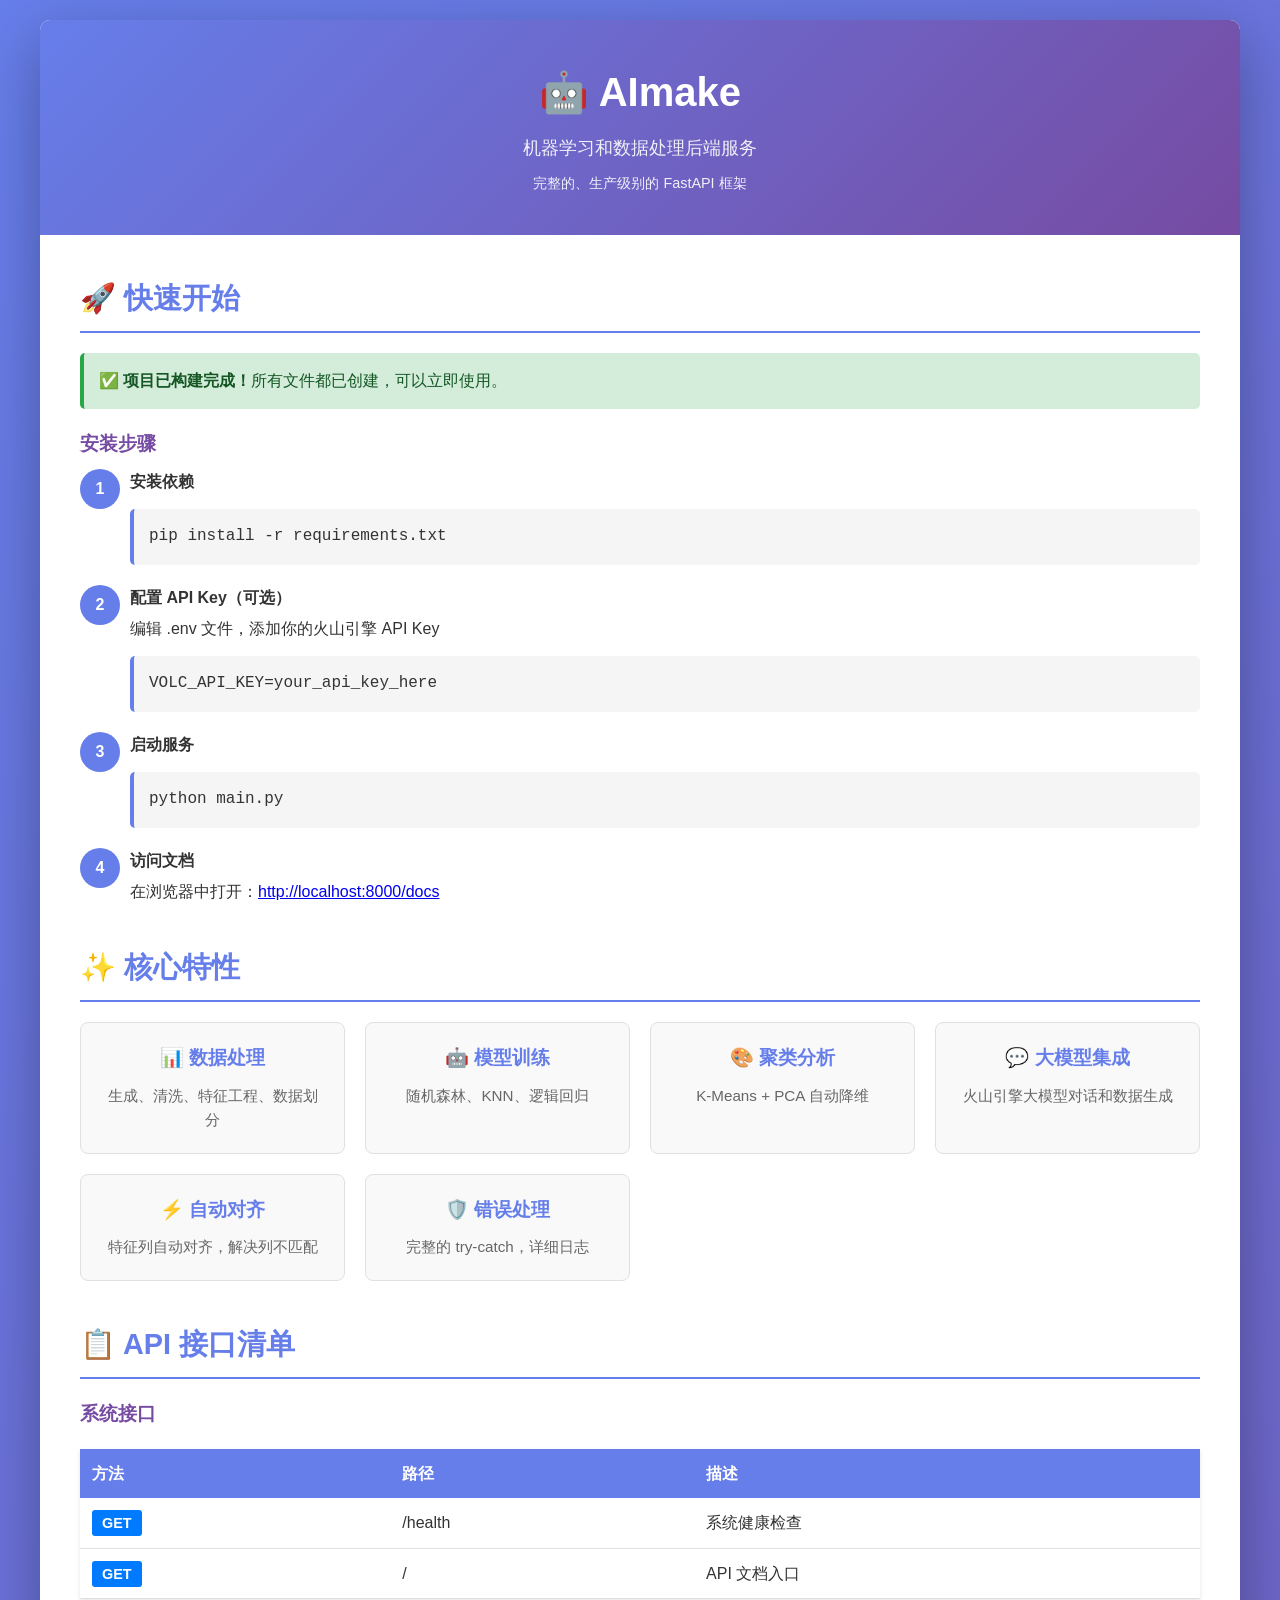
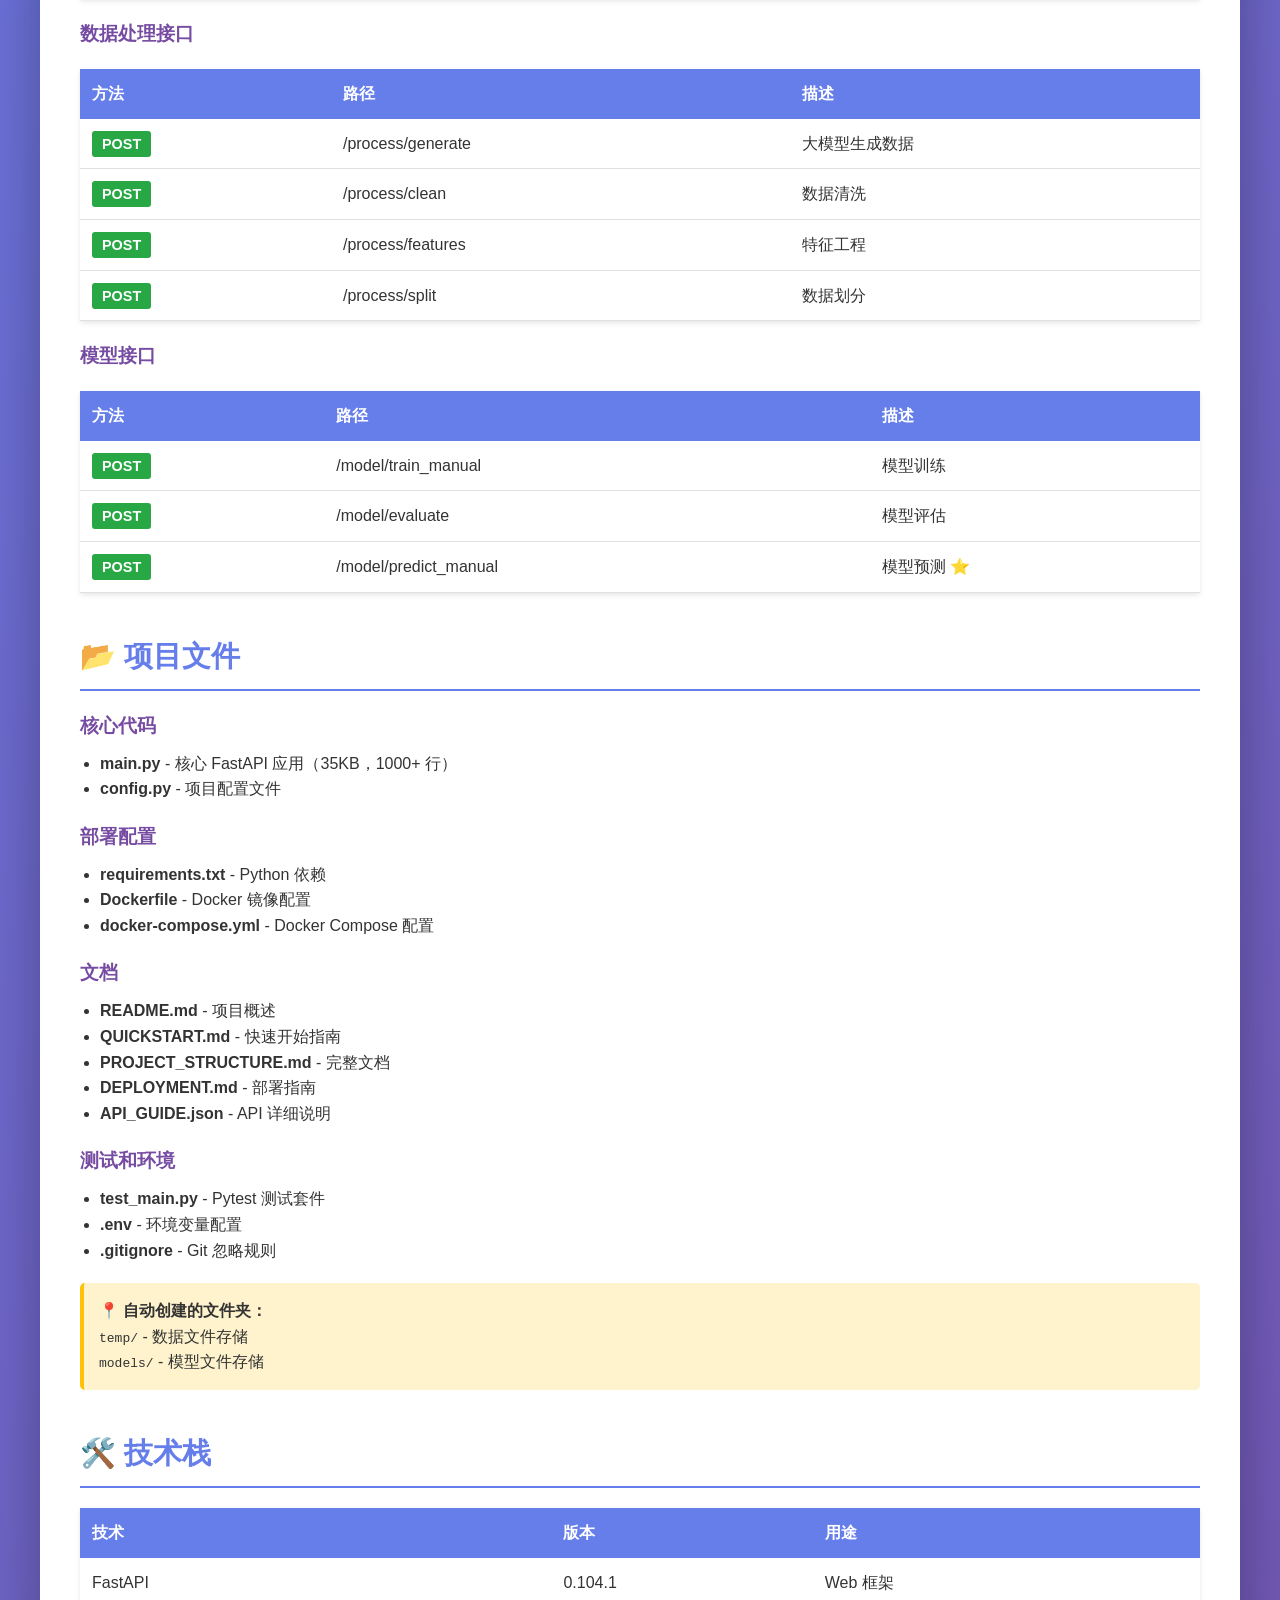
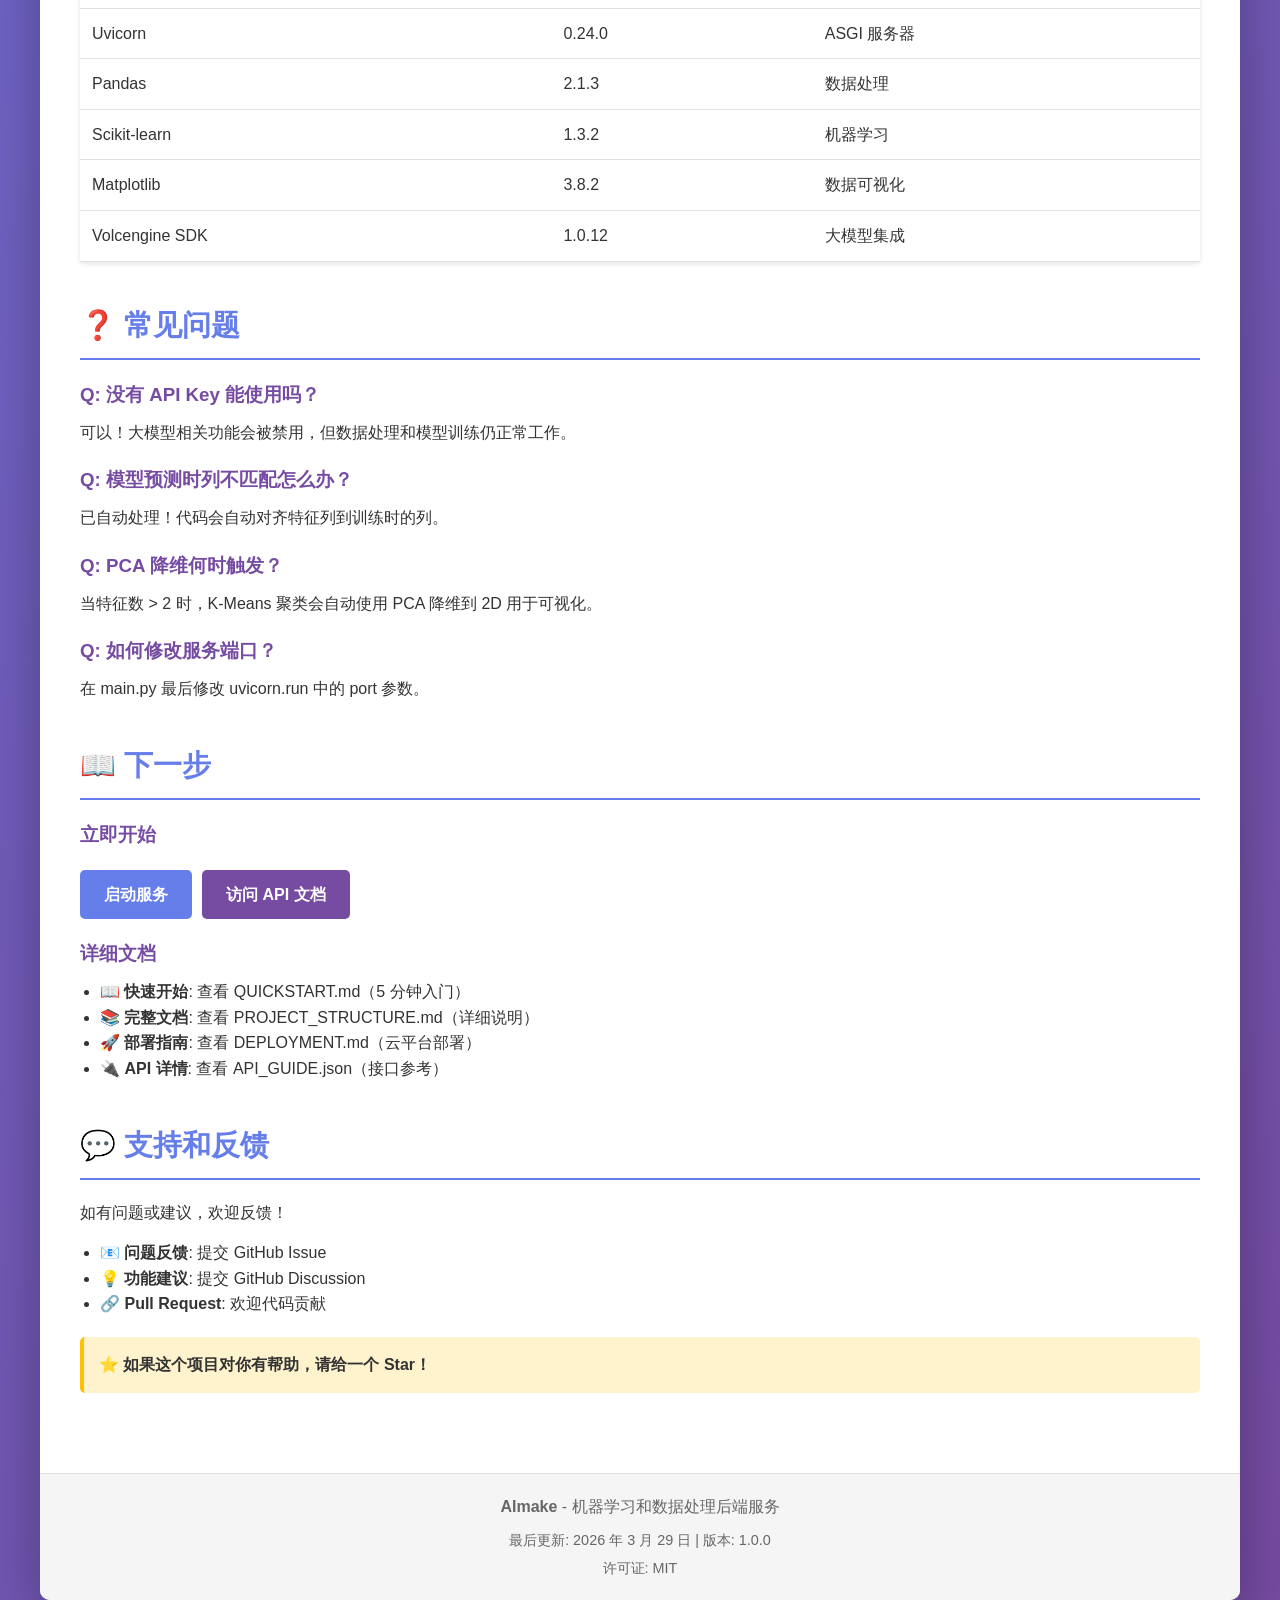
<file: docs/index.html>
<!-- HTML 格式的使用说明，可以用浏览器打开 -->
<!DOCTYPE html>
<html lang="zh-CN">
<head>
    <meta charset="UTF-8">
    <meta name="viewport" content="width=device-width, initial-scale=1.0">
    <title>AImake - 机器学习后端服务</title>
    <style>
        * {
            margin: 0;
            padding: 0;
            box-sizing: border-box;
        }

        body {
            font-family: -apple-system, BlinkMacSystemFont, 'Segoe UI', Roboto, 'Helvetica Neue', Arial, sans-serif;
            line-height: 1.6;
            color: #333;
            background: linear-gradient(135deg, #667eea 0%, #764ba2 100%);
            min-height: 100vh;
            padding: 20px;
        }

        .container {
            max-width: 1200px;
            margin: 0 auto;
            background: white;
            border-radius: 10px;
            box-shadow: 0 20px 60px rgba(0, 0, 0, 0.3);
            overflow: hidden;
        }

        header {
            background: linear-gradient(135deg, #667eea 0%, #764ba2 100%);
            color: white;
            padding: 40px 20px;
            text-align: center;
        }

        header h1 {
            font-size: 2.5em;
            margin-bottom: 10px;
        }

        header p {
            font-size: 1.1em;
            opacity: 0.9;
        }

        .content {
            padding: 40px;
        }

        .section {
            margin-bottom: 40px;
        }

        .section h2 {
            color: #667eea;
            border-bottom: 2px solid #667eea;
            padding-bottom: 10px;
            margin-bottom: 20px;
            font-size: 1.8em;
        }

        .section h3 {
            color: #764ba2;
            margin-top: 20px;
            margin-bottom: 10px;
        }

        .code-block {
            background: #f5f5f5;
            border-left: 4px solid #667eea;
            padding: 15px;
            margin: 15px 0;
            border-radius: 5px;
            font-family: 'Courier New', monospace;
            overflow-x: auto;
        }

        .feature-grid {
            display: grid;
            grid-template-columns: repeat(auto-fit, minmax(250px, 1fr));
            gap: 20px;
            margin: 20px 0;
        }

        .feature-card {
            background: #f9f9f9;
            border: 1px solid #e0e0e0;
            border-radius: 8px;
            padding: 20px;
            text-align: center;
        }

        .feature-card h4 {
            color: #667eea;
            margin-bottom: 10px;
            font-size: 1.2em;
        }

        .feature-card p {
            color: #666;
            font-size: 0.95em;
        }

        .steps {
            counter-reset: step;
            list-style: none;
        }

        .steps li {
            counter-increment: step;
            margin-bottom: 20px;
            padding-left: 50px;
            position: relative;
        }

        .steps li:before {
            content: counter(step);
            position: absolute;
            left: 0;
            top: 0;
            background: #667eea;
            color: white;
            width: 40px;
            height: 40px;
            border-radius: 50%;
            display: flex;
            align-items: center;
            justify-content: center;
            font-weight: bold;
        }

        .steps li strong {
            display: block;
            margin-bottom: 5px;
            color: #333;
        }

        .highlight {
            background: #fff3cd;
            padding: 15px;
            border-radius: 5px;
            margin: 20px 0;
            border-left: 4px solid #ffc107;
        }

        .success {
            background: #d4edda;
            padding: 15px;
            border-radius: 5px;
            margin: 20px 0;
            border-left: 4px solid #28a745;
            color: #155724;
        }

        .button-group {
            display: flex;
            gap: 10px;
            margin: 20px 0;
            flex-wrap: wrap;
        }

        .btn {
            padding: 12px 24px;
            border-radius: 5px;
            text-decoration: none;
            font-weight: bold;
            display: inline-block;
            transition: all 0.3s;
            border: none;
            cursor: pointer;
            font-size: 1em;
        }

        .btn-primary {
            background: #667eea;
            color: white;
        }

        .btn-primary:hover {
            background: #5568d3;
            transform: translateY(-2px);
            box-shadow: 0 5px 15px rgba(102, 126, 234, 0.4);
        }

        .btn-secondary {
            background: #764ba2;
            color: white;
        }

        .btn-secondary:hover {
            background: #6a3f8e;
            transform: translateY(-2px);
            box-shadow: 0 5px 15px rgba(118, 75, 162, 0.4);
        }

        .api-table {
            width: 100%;
            border-collapse: collapse;
            margin: 20px 0;
            box-shadow: 0 2px 5px rgba(0, 0, 0, 0.1);
        }

        .api-table th {
            background: #667eea;
            color: white;
            padding: 12px;
            text-align: left;
        }

        .api-table td {
            padding: 12px;
            border-bottom: 1px solid #e0e0e0;
        }

        .api-table tr:hover {
            background: #f9f9f9;
        }

        .api-table .method {
            font-weight: bold;
            padding: 5px 10px;
            border-radius: 3px;
            font-size: 0.9em;
        }

        .post {
            background: #28a745;
            color: white;
        }

        .get {
            background: #007bff;
            color: white;
        }

        footer {
            background: #f5f5f5;
            padding: 20px;
            text-align: center;
            color: #666;
            border-top: 1px solid #e0e0e0;
        }

        @media (max-width: 768px) {
            header h1 {
                font-size: 1.8em;
            }

            .content {
                padding: 20px;
            }

            .button-group {
                flex-direction: column;
            }

            .btn {
                width: 100%;
                text-align: center;
            }

            .feature-grid {
                grid-template-columns: 1fr;
            }
        }
    </style>
</head>
<body>
    <div class="container">
        <!-- Header -->
        <header>
            <h1>🤖 AImake</h1>
            <p>机器学习和数据处理后端服务</p>
            <p style="font-size: 0.9em; margin-top: 10px;">完整的、生产级别的 FastAPI 框架</p>
        </header>

        <!-- Content -->
        <div class="content">
            <!-- 快速开始 -->
            <section class="section">
                <h2>🚀 快速开始</h2>

                <div class="success">
                    <strong>✅ 项目已构建完成！</strong>所有文件都已创建，可以立即使用。
                </div>

                <h3>安装步骤</h3>
                <ol class="steps">
                    <li>
                        <strong>安装依赖</strong>
                        <div class="code-block">pip install -r requirements.txt</div>
                    </li>
                    <li>
                        <strong>配置 API Key（可选）</strong>
                        <p>编辑 .env 文件，添加你的火山引擎 API Key</p>
                        <div class="code-block">VOLC_API_KEY=your_api_key_here</div>
                    </li>
                    <li>
                        <strong>启动服务</strong>
                        <div class="code-block">python main.py</div>
                    </li>
                    <li>
                        <strong>访问文档</strong>
                        <p>在浏览器中打开：<a href="http://localhost:8000/docs" target="_blank">http://localhost:8000/docs</a></p>
                    </li>
                </ol>
            </section>

            <!-- 核心特性 -->
            <section class="section">
                <h2>✨ 核心特性</h2>

                <div class="feature-grid">
                    <div class="feature-card">
                        <h4>📊 数据处理</h4>
                        <p>生成、清洗、特征工程、数据划分</p>
                    </div>
                    <div class="feature-card">
                        <h4>🤖 模型训练</h4>
                        <p>随机森林、KNN、逻辑回归</p>
                    </div>
                    <div class="feature-card">
                        <h4>🎨 聚类分析</h4>
                        <p>K-Means + PCA 自动降维</p>
                    </div>
                    <div class="feature-card">
                        <h4>💬 大模型集成</h4>
                        <p>火山引擎大模型对话和数据生成</p>
                    </div>
                    <div class="feature-card">
                        <h4>⚡ 自动对齐</h4>
                        <p>特征列自动对齐，解决列不匹配</p>
                    </div>
                    <div class="feature-card">
                        <h4>🛡️ 错误处理</h4>
                        <p>完整的 try-catch，详细日志</p>
                    </div>
                </div>
            </section>

            <!-- API 接口 -->
            <section class="section">
                <h2>📋 API 接口清单</h2>

                <h3>系统接口</h3>
                <table class="api-table">
                    <tr>
                        <th>方法</th>
                        <th>路径</th>
                        <th>描述</th>
                    </tr>
                    <tr>
                        <td><span class="method get">GET</span></td>
                        <td>/health</td>
                        <td>系统健康检查</td>
                    </tr>
                    <tr>
                        <td><span class="method get">GET</span></td>
                        <td>/</td>
                        <td>API 文档入口</td>
                    </tr>
                </table>

                <h3>数据处理接口</h3>
                <table class="api-table">
                    <tr>
                        <th>方法</th>
                        <th>路径</th>
                        <th>描述</th>
                    </tr>
                    <tr>
                        <td><span class="method post">POST</span></td>
                        <td>/process/generate</td>
                        <td>大模型生成数据</td>
                    </tr>
                    <tr>
                        <td><span class="method post">POST</span></td>
                        <td>/process/clean</td>
                        <td>数据清洗</td>
                    </tr>
                    <tr>
                        <td><span class="method post">POST</span></td>
                        <td>/process/features</td>
                        <td>特征工程</td>
                    </tr>
                    <tr>
                        <td><span class="method post">POST</span></td>
                        <td>/process/split</td>
                        <td>数据划分</td>
                    </tr>
                </table>

                <h3>模型接口</h3>
                <table class="api-table">
                    <tr>
                        <th>方法</th>
                        <th>路径</th>
                        <th>描述</th>
                    </tr>
                    <tr>
                        <td><span class="method post">POST</span></td>
                        <td>/model/train_manual</td>
                        <td>模型训练</td>
                    </tr>
                    <tr>
                        <td><span class="method post">POST</span></td>
                        <td>/model/evaluate</td>
                        <td>模型评估</td>
                    </tr>
                    <tr>
                        <td><span class="method post">POST</span></td>
                        <td>/model/predict_manual</td>
                        <td>模型预测 ⭐</td>
                    </tr>
                </table>
            </section>

            <!-- 项目文件 -->
            <section class="section">
                <h2>📂 项目文件</h2>

                <h3>核心代码</h3>
                <ul style="margin-left: 20px;">
                    <li><strong>main.py</strong> - 核心 FastAPI 应用（35KB，1000+ 行）</li>
                    <li><strong>config.py</strong> - 项目配置文件</li>
                </ul>

                <h3>部署配置</h3>
                <ul style="margin-left: 20px;">
                    <li><strong>requirements.txt</strong> - Python 依赖</li>
                    <li><strong>Dockerfile</strong> - Docker 镜像配置</li>
                    <li><strong>docker-compose.yml</strong> - Docker Compose 配置</li>
                </ul>

                <h3>文档</h3>
                <ul style="margin-left: 20px;">
                    <li><strong>README.md</strong> - 项目概述</li>
                    <li><strong>QUICKSTART.md</strong> - 快速开始指南</li>
                    <li><strong>PROJECT_STRUCTURE.md</strong> - 完整文档</li>
                    <li><strong>DEPLOYMENT.md</strong> - 部署指南</li>
                    <li><strong>API_GUIDE.json</strong> - API 详细说明</li>
                </ul>

                <h3>测试和环境</h3>
                <ul style="margin-left: 20px;">
                    <li><strong>test_main.py</strong> - Pytest 测试套件</li>
                    <li><strong>.env</strong> - 环境变量配置</li>
                    <li><strong>.gitignore</strong> - Git 忽略规则</li>
                </ul>

                <div class="highlight">
                    <strong>📍 自动创建的文件夹：</strong>
                    <p><code>temp/</code> - 数据文件存储</p>
                    <p><code>models/</code> - 模型文件存储</p>
                </div>
            </section>

            <!-- 技术栈 -->
            <section class="section">
                <h2>🛠️ 技术栈</h2>

                <table class="api-table">
                    <tr>
                        <th>技术</th>
                        <th>版本</th>
                        <th>用途</th>
                    </tr>
                    <tr>
                        <td>FastAPI</td>
                        <td>0.104.1</td>
                        <td>Web 框架</td>
                    </tr>
                    <tr>
                        <td>Uvicorn</td>
                        <td>0.24.0</td>
                        <td>ASGI 服务器</td>
                    </tr>
                    <tr>
                        <td>Pandas</td>
                        <td>2.1.3</td>
                        <td>数据处理</td>
                    </tr>
                    <tr>
                        <td>Scikit-learn</td>
                        <td>1.3.2</td>
                        <td>机器学习</td>
                    </tr>
                    <tr>
                        <td>Matplotlib</td>
                        <td>3.8.2</td>
                        <td>数据可视化</td>
                    </tr>
                    <tr>
                        <td>Volcengine SDK</td>
                        <td>1.0.12</td>
                        <td>大模型集成</td>
                    </tr>
                </table>
            </section>

            <!-- 常见问题 -->
            <section class="section">
                <h2>❓ 常见问题</h2>

                <h3>Q: 没有 API Key 能使用吗？</h3>
                <p>可以！大模型相关功能会被禁用，但数据处理和模型训练仍正常工作。</p>

                <h3>Q: 模型预测时列不匹配怎么办？</h3>
                <p>已自动处理！代码会自动对齐特征列到训练时的列。</p>

                <h3>Q: PCA 降维何时触发？</h3>
                <p>当特征数 > 2 时，K-Means 聚类会自动使用 PCA 降维到 2D 用于可视化。</p>

                <h3>Q: 如何修改服务端口？</h3>
                <p>在 main.py 最后修改 uvicorn.run 中的 port 参数。</p>
            </section>

            <!-- 下一步 -->
            <section class="section">
                <h2>📖 下一步</h2>

                <h3>立即开始</h3>
                <div class="button-group">
                    <a href="#" class="btn btn-primary" onclick="alert('请在终端运行: python main.py'); return false;">启动服务</a>
                    <a href="http://localhost:8000/docs" target="_blank" class="btn btn-secondary">访问 API 文档</a>
                </div>

                <h3>详细文档</h3>
                <ul style="margin-left: 20px;">
                    <li>📖 <strong>快速开始</strong>: 查看 QUICKSTART.md（5 分钟入门）</li>
                    <li>📚 <strong>完整文档</strong>: 查看 PROJECT_STRUCTURE.md（详细说明）</li>
                    <li>🚀 <strong>部署指南</strong>: 查看 DEPLOYMENT.md（云平台部署）</li>
                    <li>🔌 <strong>API 详情</strong>: 查看 API_GUIDE.json（接口参考）</li>
                </ul>
            </section>

            <!-- 支持和反馈 -->
            <section class="section">
                <h2>💬 支持和反馈</h2>

                <p>如有问题或建议，欢迎反馈！</p>

                <ul style="margin-left: 20px; margin-top: 15px;">
                    <li>📧 <strong>问题反馈</strong>: 提交 GitHub Issue</li>
                    <li>💡 <strong>功能建议</strong>: 提交 GitHub Discussion</li>
                    <li>🔗 <strong>Pull Request</strong>: 欢迎代码贡献</li>
                </ul>

                <div class="highlight" style="margin-top: 20px;">
                    <strong>⭐ 如果这个项目对你有帮助，请给一个 Star！</strong>
                </div>
            </section>
        </div>

        <!-- Footer -->
        <footer>
            <p><strong>AImake</strong> - 机器学习和数据处理后端服务</p>
            <p style="font-size: 0.9em; margin-top: 10px;">最后更新: 2026 年 3 月 29 日 | 版本: 1.0.0</p>
            <p style="font-size: 0.9em; margin-top: 5px;">许可证: MIT</p>
        </footer>
    </div>
</body>
</html>
</file>
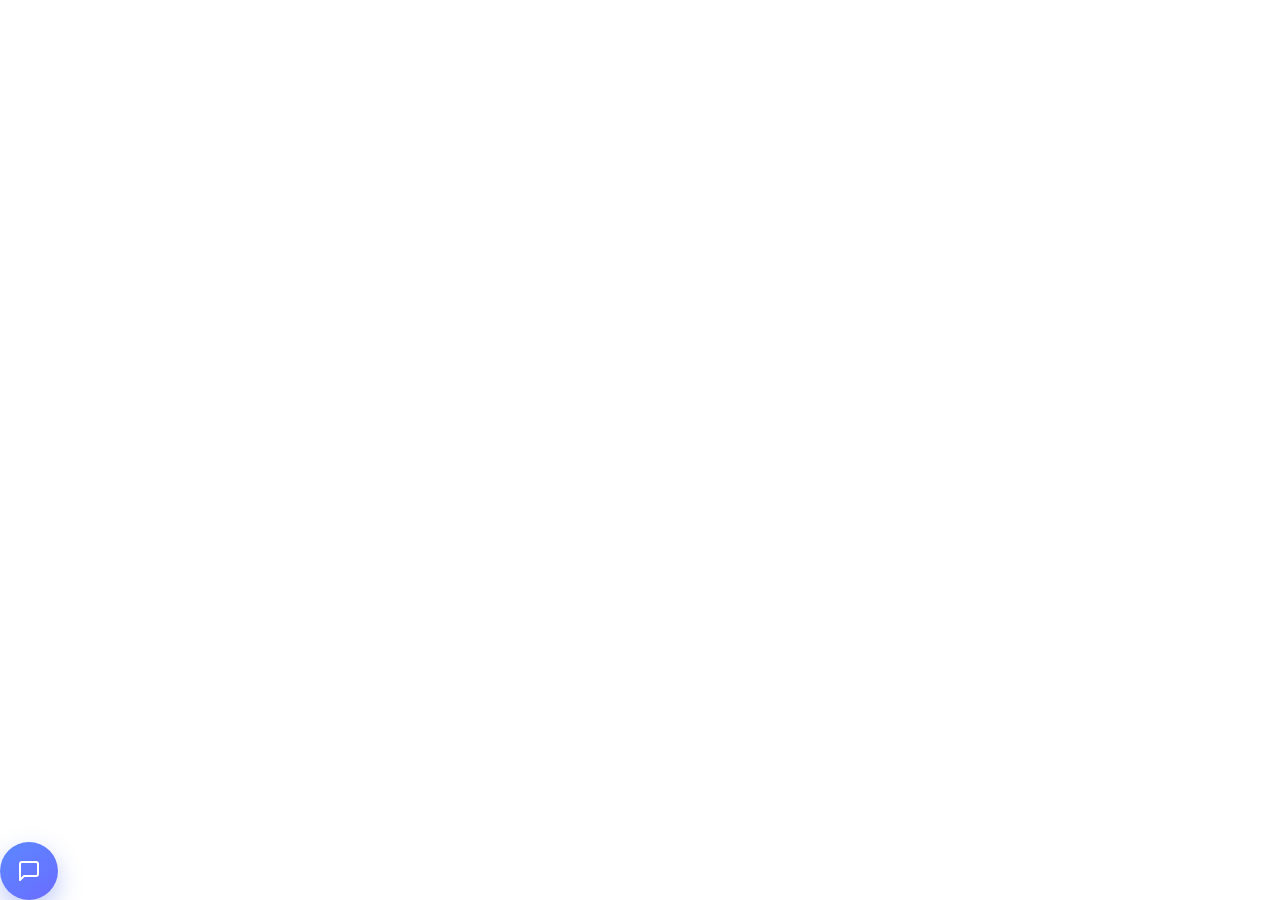
<file: src/main/resources/static/ai-chat-widget.html>
<!doctype html>
<html lang="zh-CN">
<head>
    <meta charset="UTF-8">
    <meta name="viewport" content="width=device-width, initial-scale=1.0">
    <title>AI Chat Widget</title>
    <link href="assets/css/chat-widget.css?v=1.9" rel="stylesheet">
</head>
<body>

<div class="widget-root">
    <!-- 悬浮球 -->
    <div id="fab" class="fab-ball">
        <svg xmlns="http://www.w3.org/2000/svg" width="24" height="24" viewBox="0 0 24 24" fill="none" stroke="currentColor" stroke-width="2" stroke-linecap="round" stroke-linejoin="round"><path d="M21 15a2 2 0 0 1-2 2H7l-4 4V5a2 2 0 0 1 2-2h14a2 2 0 0 1 2 2z"></path></svg>
    </div>

    <!-- 聊天面板 (默认隐藏) -->
    <div id="panel" class="chat-panel" style="display: none;">
        <div class="chat-header">
            <div class="chat-title">智造小精灵</div>
            <div>
                <button class="chat-header-btn" id="btnNewChat" type="button" title="新对话">
                    <svg xmlns="http://www.w3.org/2000/svg" width="16" height="16" viewBox="0 0 24 24" fill="none" stroke="currentColor" stroke-width="2" stroke-linecap="round" stroke-linejoin="round"><path d="M12 5v14M5 12h14"/></svg>
                </button>
                <button class="chat-header-btn" id="btnMinimize" type="button" title="最小化">
                    <svg xmlns="http://www.w3.org/2000/svg" width="16" height="16" viewBox="0 0 24 24" fill="none" stroke="currentColor" stroke-width="2.5" stroke-linecap="round" stroke-linejoin="round">
                        <line x1="18" y1="6" x2="6" y2="18"></line>
                        <line x1="6" y1="6" x2="18" y2="18"></line>
                    </svg>
                </button>
            </div>
        </div>
        <!-- 聊天内容区域 -->
        <div class="chat-box" id="chatBox"></div>
        <div class="chat-input-row">
            <input id="chatInput" class="chat-input" type="text" placeholder="输入问题...">
            <button id="btnSendChat" class="chat-send" type="button" title="发送">
                <svg xmlns="http://www.w3.org/2000/svg" width="16" height="16" viewBox="0 0 24 24" fill="none" stroke="currentColor" stroke-width="2" stroke-linecap="round" stroke-linejoin="round"><line x1="22" y1="2" x2="11" y2="13"></line><polygon points="22 2 15 22 11 13 2 9 22 2"></polygon></svg>
            </button>
        </div>
        <div class="chat-status">
            <span id="timeLabel">就绪</span>
            <span id="tokenLabel">Tokens: 0</span>
        </div>
    </div>

    <!-- 新对话确认弹窗（内置，不走浏览器 confirm） -->
    <div id="confirmOverlay" class="confirm-overlay" style="display:none;" aria-hidden="true">
        <div class="confirm-dialog" role="dialog" aria-modal="true" aria-labelledby="confirmTitle">
            <h4 id="confirmTitle" class="confirm-title">开始新对话？</h4>
            <p class="confirm-text">当前对话记录会被清空。</p>
            <div class="confirm-actions">
                <button id="confirmCancel" class="confirm-btn secondary" type="button">取消</button>
                <button id="confirmOk" class="confirm-btn primary" type="button">确认新建</button>
            </div>
        </div>
    </div>
</div>

<script src="assets/js/chat-widget.js?v=1.9"></script>

</body>
</html>
</file>
<file: src/main/resources/static/assets/css/chat-widget.css>
:root {
    --brand: #4f7cff;
    --panel: #ffffff;
    --text: #1f2a44;
    --sub-text: #6d7b99;
    --border: #dbe4ff;
    --bg: #f8faff;
}

html, body {
    width: 100%;
    height: 100%;
    margin: 0;
    padding: 0;
    background: transparent;
    overflow: hidden;
    font-family: "Microsoft YaHei", "SimHei", sans-serif;
    font-size: 14px;
}

.widget-root {
    width: 100%;
    height: 100%;
    position: relative;
}

/* 兼容旧脚本：仅切 class 时也能正确显示/隐藏 */
.widget-root.is-open .chat-panel {
    display: flex !important;
}

.widget-root.is-open .fab-ball {
    display: none !important;
}

/* --- 悬浮球 --- */
.fab-ball {
    width: 58px;
    height: 58px;
    border-radius: 50%;
    background: linear-gradient(140deg, #5c88ff 0%, #6a6cff 100%);
    color: #fff;
    display: flex;
    align-items: center;
    justify-content: center;
    cursor: grab;
    box-shadow: 0 10px 24px rgba(74, 106, 232, 0.35);
    position: absolute;
    left: 0;
    right: auto;
    bottom: 0;
}

/* --- 聊天面板 --- */
.chat-panel {
    width: 100%;
    height: 100%;
    border-radius: 18px;
    border: 1px solid var(--border);
    background: var(--panel);
    color: var(--text);
    /* 关键修复：使用 flex 布局来分配空间 */
    display: flex;
    flex-direction: column;
    overflow: hidden;
    box-shadow: 0 10px 30px rgba(44, 76, 154, 0.18);
}

.chat-header {
    padding: 10px 12px;
    border-bottom: 1px solid var(--border);
    display: flex;
    justify-content: space-between;
    align-items: center;
    /* 固定高度，不参与 flex 伸缩 */
    flex-shrink: 0;
    cursor: default;
    user-select: none;
}

.chat-header.dragging {
    cursor: default;
}

.confirm-overlay {
    position: absolute;
    inset: 0;
    z-index: 50;
    display: flex;
    align-items: center;
    justify-content: center;
    background: rgba(18, 28, 55, 0.35);
    backdrop-filter: blur(2px);
}

.confirm-dialog {
    width: min(300px, calc(100% - 24px));
    background: #fff;
    border: 1px solid var(--border);
    border-radius: 14px;
    box-shadow: 0 12px 32px rgba(42, 66, 128, 0.22);
    padding: 14px;
}

.confirm-title {
    margin: 0;
    font-size: 15px;
    color: var(--text);
}

.confirm-text {
    margin: 8px 0 14px;
    font-size: 13px;
    color: var(--sub-text);
}

.confirm-actions {
    display: flex;
    justify-content: flex-end;
    gap: 8px;
}

.confirm-btn {
    border: 1px solid var(--border);
    border-radius: 9px;
    height: 32px;
    padding: 0 12px;
    font-size: 13px;
    cursor: pointer;
}

.confirm-btn.secondary {
    background: #fff;
    color: var(--sub-text);
}

.confirm-btn.primary {
    background: var(--brand);
    border-color: var(--brand);
    color: #fff;
}

/* 让聊天框占据所有剩余空间 */
.chat-box {
    flex-grow: 1;
    padding: 12px;
    overflow-y: auto;
    background: var(--bg);
}

.chat-input-row, .chat-status {
    /* 固定高度，不参与 flex 伸缩 */
    flex-shrink: 0;
}

/* --- 内部组件样式 (基本不变) --- */
.chat-title { font-size: 1rem; font-weight: 700; color: var(--brand); }
.chat-header-btn { background: #fff; border: 1px solid var(--border); width: 28px; height: 28px; border-radius: 8px; padding: 0; cursor: pointer; color: var(--sub-text); }
.chat-item { margin-bottom: 10px; max-width: 88%; padding: 8px 12px; border-radius: 12px; word-break: break-word; white-space: pre-wrap; }
.chat-ai { background: #ffffff; color: var(--text); border: 1px solid #e6edff; border-bottom-left-radius: 4px; }
.chat-user { background: linear-gradient(145deg, #5f83ff 0%, #4f6fff 100%); color: #fff; border-bottom-right-radius: 4px; margin-left: auto; }
.chat-input-row { padding: 10px; border-top: 1px solid var(--border); display: flex; gap: 8px; align-items: center; background: #fff; }
.chat-input { flex-grow: 1; min-width: 0; border-radius: 20px; border: 1px solid var(--border); background: #f7faff; color: var(--text); padding: 8px 14px; font-size: 14px; }
.chat-send { width: 36px; height: 36px; border: none; border-radius: 50%; color: #fff; background: var(--brand); cursor: pointer; display: flex; align-items: center; justify-content: center; flex-shrink: 0; }
.chat-status { padding: 4px 12px 8px; display: flex; justify-content: space-between; color: var(--sub-text); font-size: 11px; background: #fff; border-top: 1px solid #edf2ff; }
</file>
